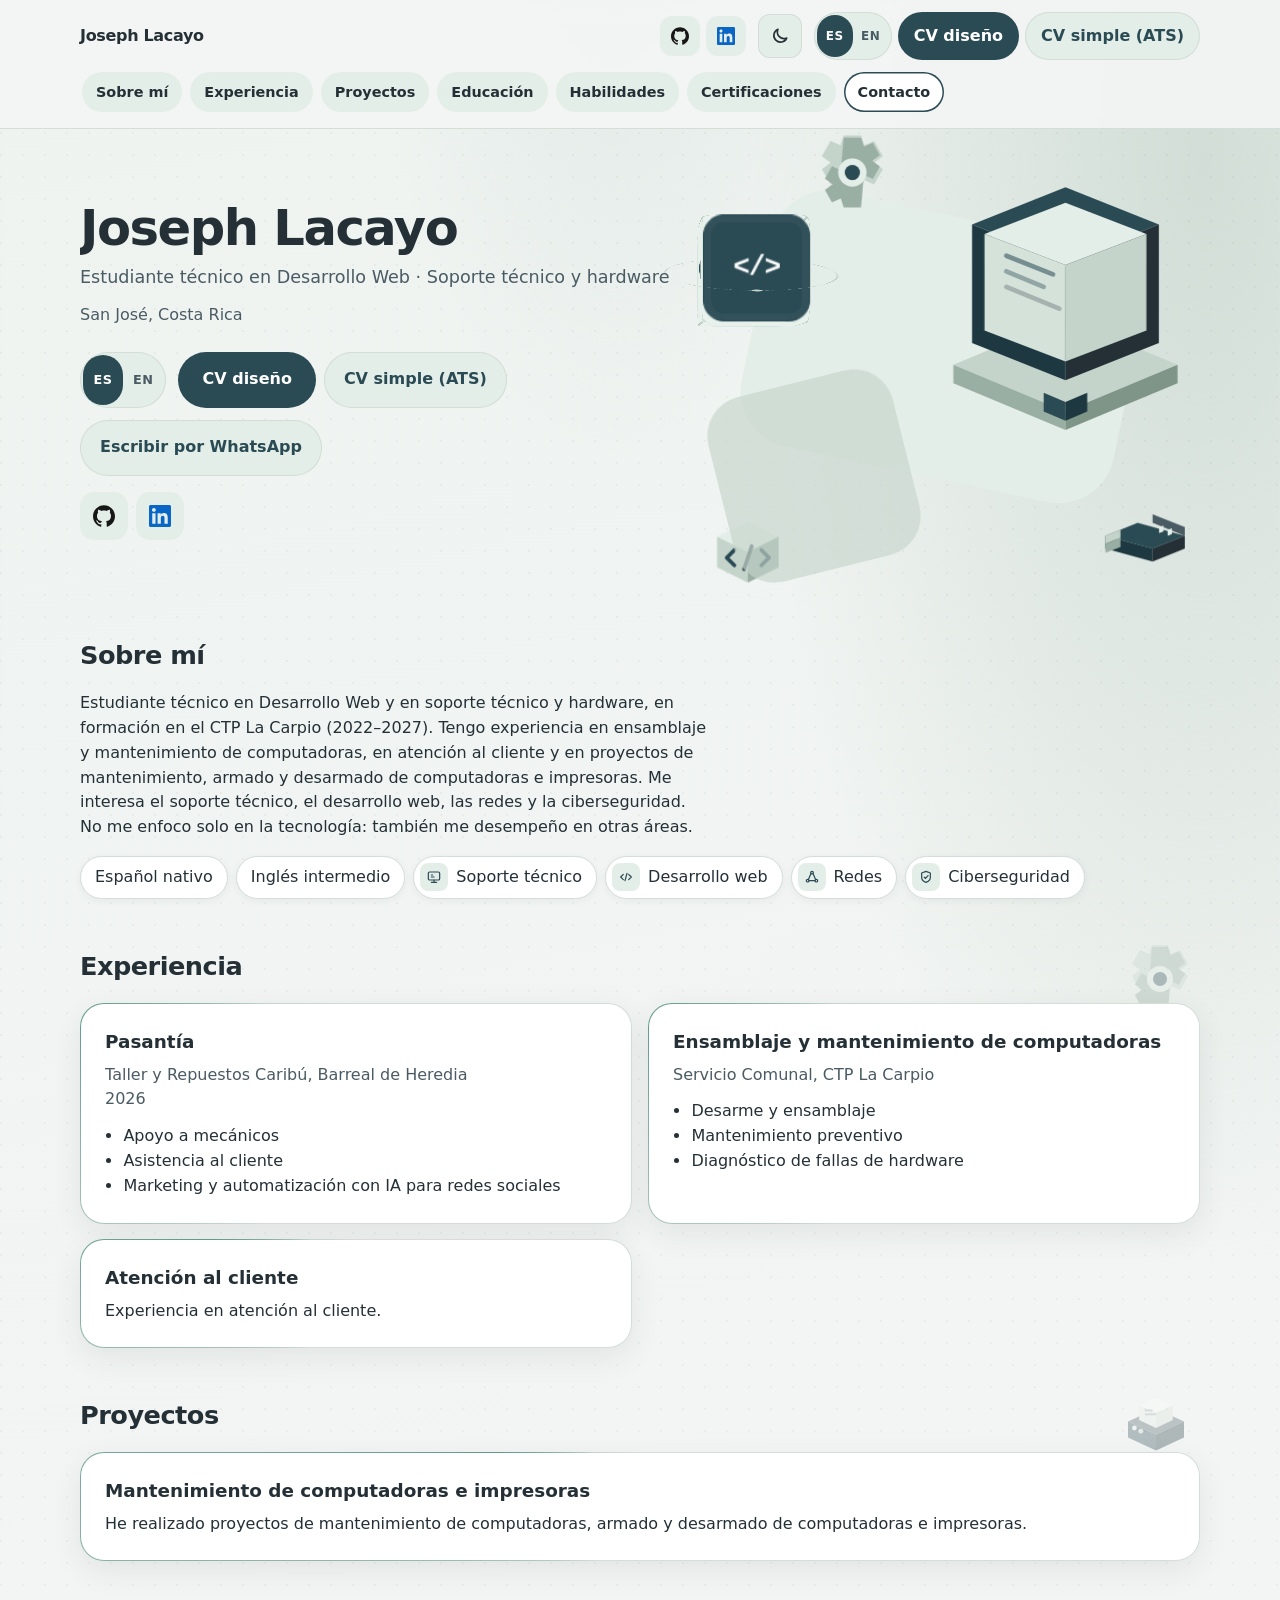
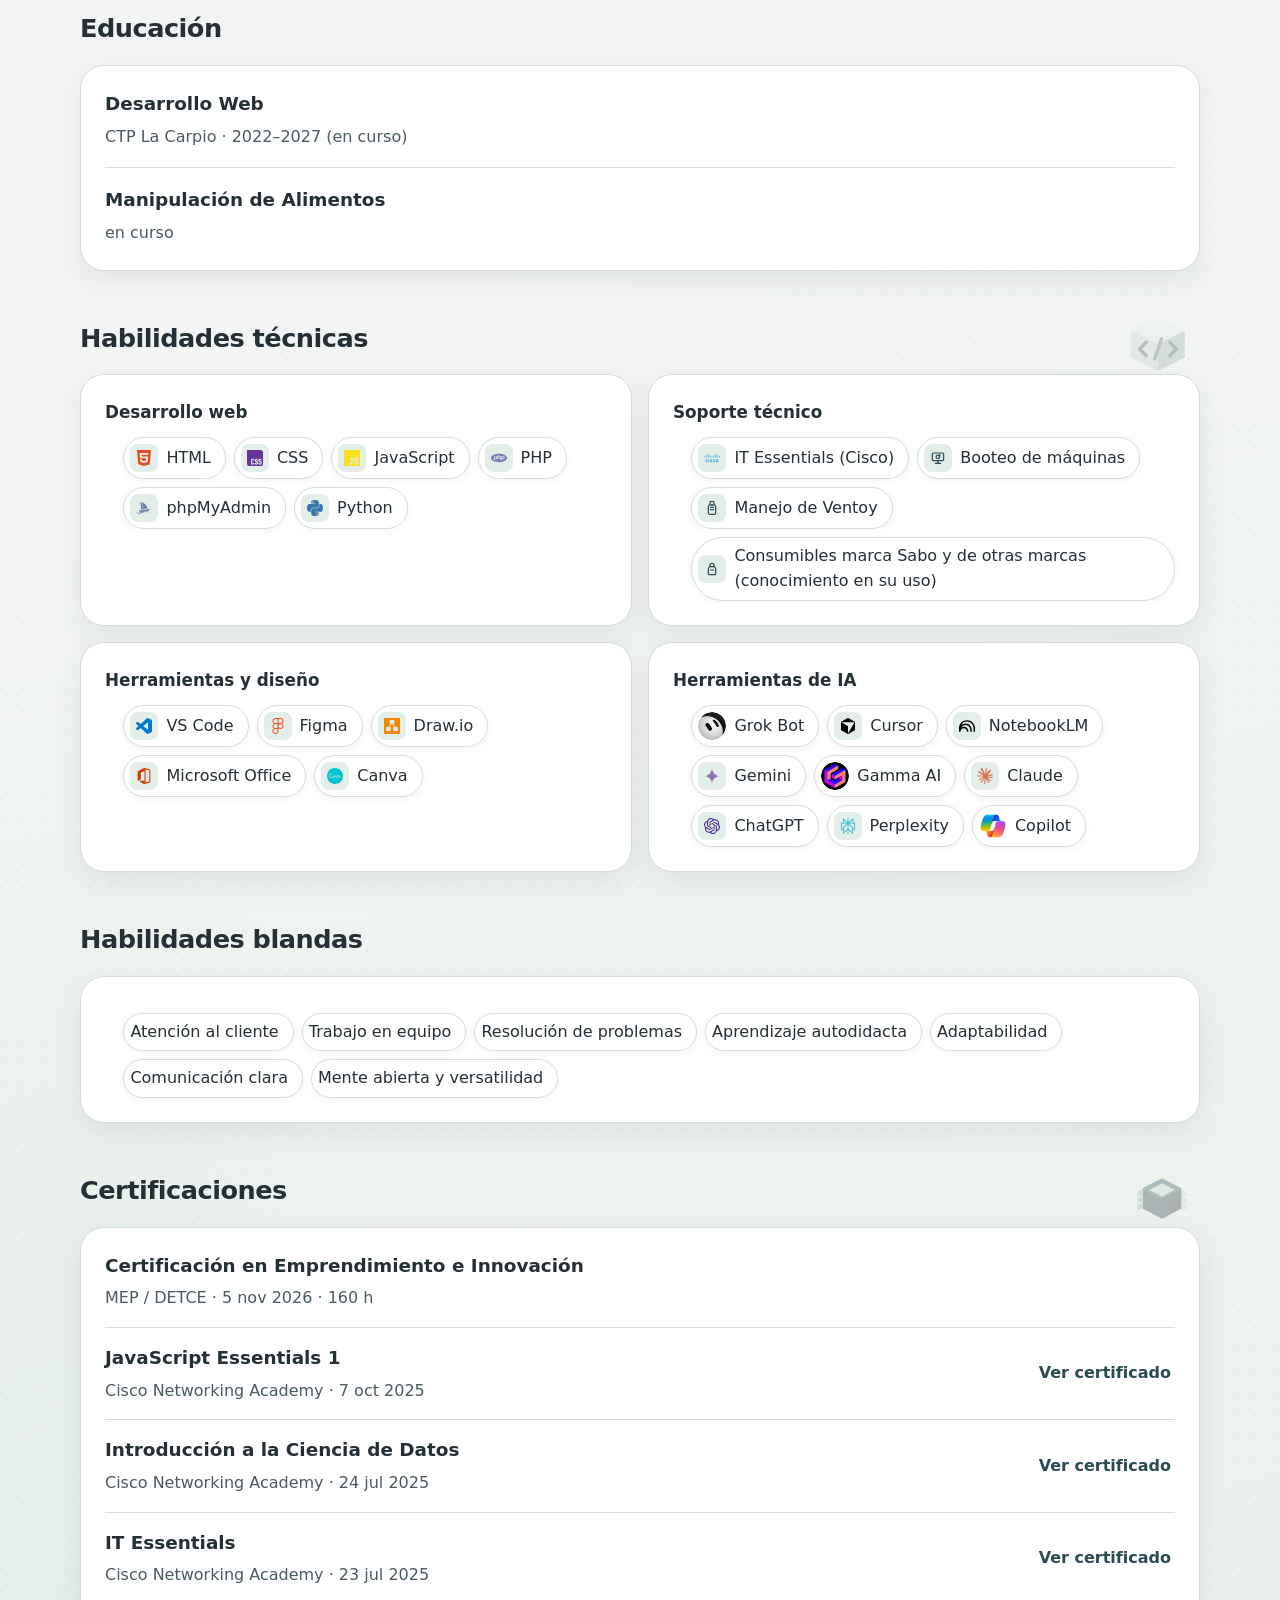
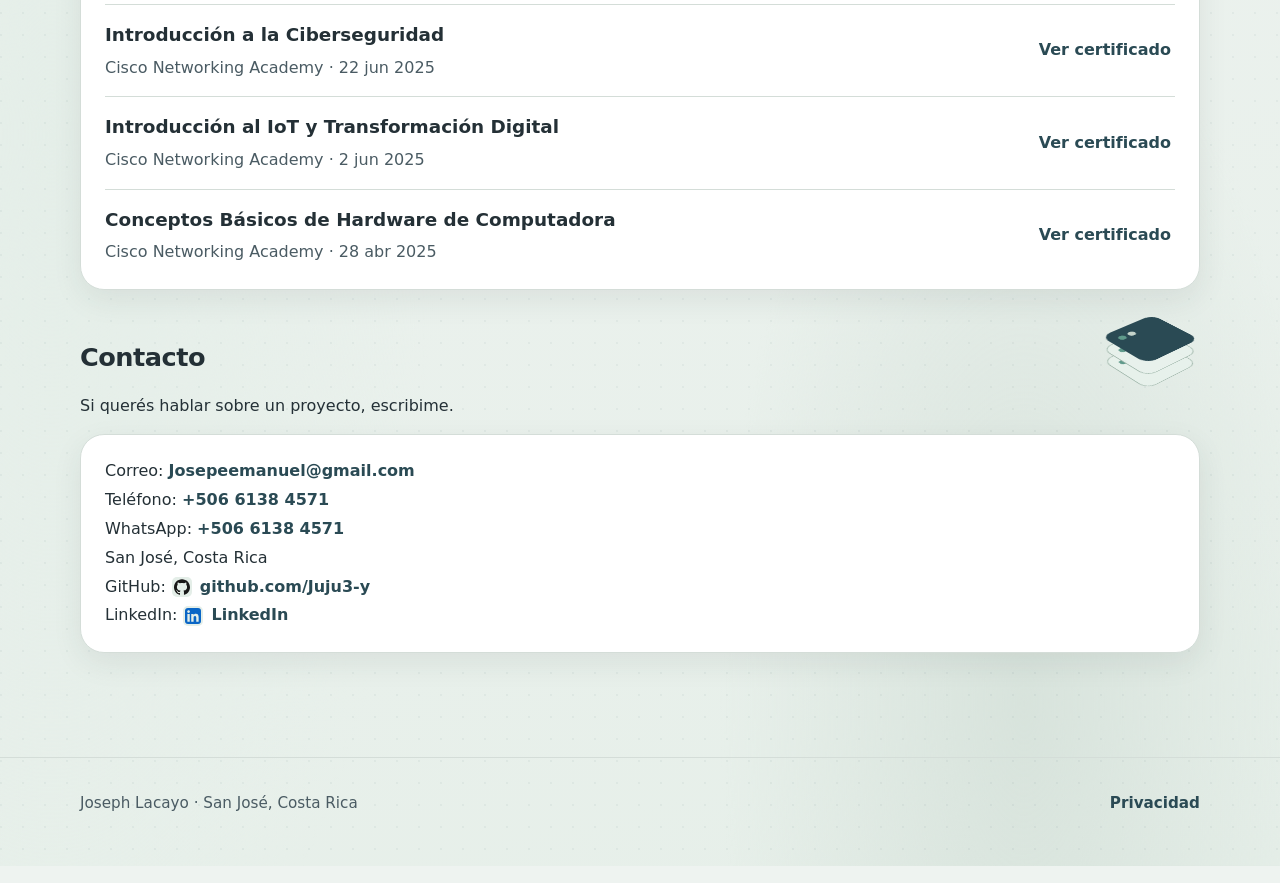
<file: index.html>
<!DOCTYPE html>
<html lang="es-CR">
  <head>
    <meta charset="utf-8" />
    <meta name="viewport" content="width=device-width, initial-scale=1" />
    <title>Joseph Lacayo · Desarrollo Web y soporte técnico</title>
    <meta name="description" content="Portafolio de Joseph Lacayo, estudiante técnico en Desarrollo Web y soporte técnico en San José, Costa Rica." />
    <meta name="author" content="Joseph Lacayo" />
    <meta name="theme-color" content="#2A4A54" />
    <meta name="color-scheme" content="light dark" />
    <script>
      (function () {
        var t = null;
        try { t = localStorage.getItem("tema"); } catch (e) {}
        if (t !== "oscuro" && t !== "claro") {
          t = window.matchMedia && window.matchMedia("(prefers-color-scheme: dark)").matches ? "oscuro" : "claro";
        }
        document.documentElement.setAttribute("data-tema", t);
      })();
    </script>
    <meta property="og:type" content="website" />
    <meta property="og:title" content="Joseph Lacayo · Desarrollo Web y soporte técnico" />
    <meta property="og:description" content="Portafolio de Joseph Lacayo, estudiante técnico en Desarrollo Web y soporte técnico en San José, Costa Rica." />
    <meta property="og:url" content="https://joseph-lacayo.vercel.app/" />
    <meta property="og:image" content="https://joseph-lacayo.vercel.app/img/og.png" />
    <meta property="og:locale" content="es_CR" />
    <meta name="twitter:card" content="summary_large_image" />
    <meta name="twitter:title" content="Joseph Lacayo · Desarrollo Web y soporte técnico" />
    <meta name="twitter:description" content="Portafolio de Joseph Lacayo, estudiante técnico en Desarrollo Web y soporte técnico en San José, Costa Rica." />
    <meta name="twitter:image" content="https://joseph-lacayo.vercel.app/img/og.png" />
    <link rel="canonical" href="https://joseph-lacayo.vercel.app/" />
    <link rel="icon" href="img/favicon.svg" type="image/svg+xml" />
    <link rel="icon" href="img/favicon.png" type="image/png" sizes="32x32" />
    <link rel="apple-touch-icon" href="img/apple-touch.png" />
    <link rel="stylesheet" href="estilos.css" />
  </head>
  <body>
    <a class="saltar" href="#contenido">Saltar al contenido</a>
    <div id="app"></div>
    <p class="aviso" id="aviso" role="status" aria-live="polite"></p>
    <noscript>
      <p>Este portafolio necesita JavaScript para mostrarse y para descargar el CV.</p>
    </noscript>
    <script src="vendor/jspdf.umd.min.js"></script>
    <script type="module" src="app.js"></script>
  </body>
</html>
</file>
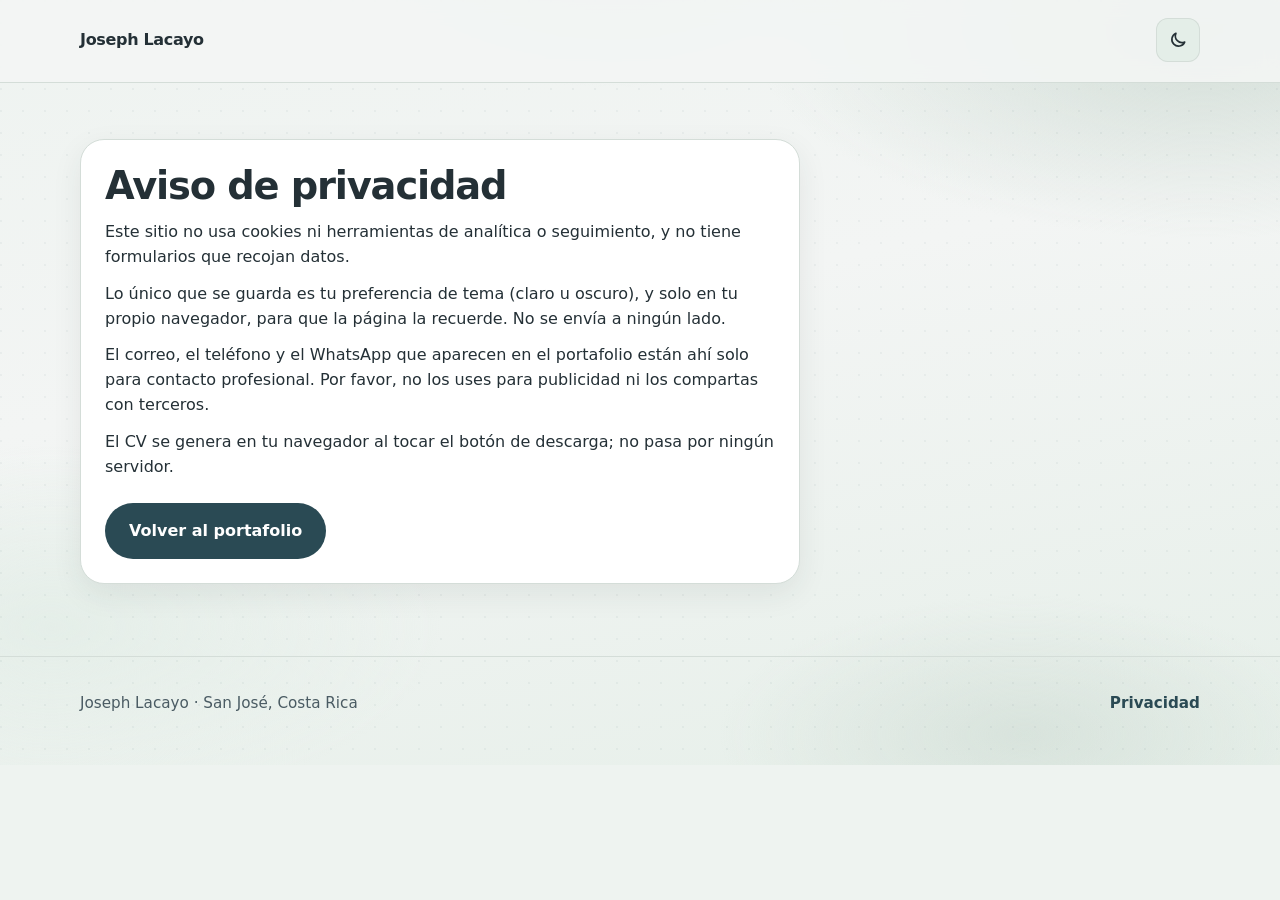
<file: privacidad.html>
<!DOCTYPE html>
<html lang="es-CR">
  <head>
    <meta charset="utf-8" />
    <meta name="viewport" content="width=device-width, initial-scale=1" />
    <title>Privacidad · Joseph Lacayo</title>
    <meta name="description" content="Aviso de privacidad del portafolio de Joseph Lacayo: sin cookies ni analítica." />
    <meta name="author" content="Joseph Lacayo" />
    <meta name="theme-color" content="#2A4A54" />
    <meta name="color-scheme" content="light dark" />
    <script>
      (function () {
        var t = null;
        try { t = localStorage.getItem("tema"); } catch (e) {}
        if (t !== "oscuro" && t !== "claro") {
          t = window.matchMedia && window.matchMedia("(prefers-color-scheme: dark)").matches ? "oscuro" : "claro";
        }
        document.documentElement.setAttribute("data-tema", t);
      })();
    </script>
    <link rel="canonical" href="https://joseph-lacayo.vercel.app/privacidad.html" />
    <link rel="icon" href="/img/favicon.svg" type="image/svg+xml" />
    <link rel="icon" href="/img/favicon.png" type="image/png" sizes="32x32" />
    <link rel="apple-touch-icon" href="/img/apple-touch.png" />
    <link rel="stylesheet" href="/estilos.css" />
  </head>
  <body class="pagina-simple">
    <a class="saltar" href="#contenido">Saltar al contenido</a>
    <header class="barra barra-simple">
      <div class="envoltorio barra-dentro">
        <div class="barra-fila">
          <a class="marca" href="/">Joseph Lacayo</a>
          <button class="btn-tema" type="button" aria-label="Modo oscuro" aria-pressed="false"><svg class="ico-luna" viewBox="0 0 24 24" fill="none" stroke="currentColor" stroke-width="2" stroke-linecap="round" stroke-linejoin="round" aria-hidden="true"><path d="M20 14.5A8 8 0 0 1 9.5 4a8 8 0 1 0 10.5 10.5Z"/></svg><svg class="ico-sol" viewBox="0 0 24 24" fill="none" stroke="currentColor" stroke-width="2" stroke-linecap="round" aria-hidden="true"><circle cx="12" cy="12" r="4.2"/><path d="M12 2.5v2.2M12 19.3v2.2M2.5 12h2.2M19.3 12h2.2M5.3 5.3l1.6 1.6M17.1 17.1l1.6 1.6M5.3 18.7l1.6-1.6M17.1 6.9l1.6-1.6"/></svg></button>
        </div>
      </div>
    </header>
    <main id="contenido" class="envoltorio">
      <article class="tarjeta">
        <h1>Aviso de privacidad</h1>
        <p>Este sitio no usa cookies ni herramientas de analítica o seguimiento, y no tiene formularios que recojan datos.</p>
        <p>Lo único que se guarda es tu preferencia de tema (claro u oscuro), y solo en tu propio navegador, para que la página la recuerde. No se envía a ningún lado.</p>
        <p>El correo, el teléfono y el WhatsApp que aparecen en el portafolio están ahí solo para contacto profesional. Por favor, no los uses para publicidad ni los compartas con terceros.</p>
        <p>El CV se genera en tu navegador al tocar el botón de descarga; no pasa por ningún servidor.</p>
        <div class="acciones">
          <a class="btn btn-principal" href="/">Volver al portafolio</a>
        </div>
      </article>
    </main>
    <footer class="pie">
      <div class="envoltorio pie-dentro">
        <span>Joseph Lacayo · San José, Costa Rica</span>
        <a href="/privacidad.html">Privacidad</a>
      </div>
    </footer>
    <script src="/tema.js"></script>
  </body>
</html>
</file>
<file: estilos.css>
/* ===== Tokens de diseño ===== */
:root {
  color-scheme: light;
  /* color */
  --fondo: #eef3f0;
  --fondo-2: #f3f5f4;
  --fondo-3: #e6efe9;
  --superficie: #ffffff;
  --barra-fondo: rgba(243, 245, 244, 0.9);
  --menta: #e4eee8;
  --salvia: #c5d4cb;
  --acento: #2a4a54;
  --acento-hover: #1d3840;
  --sobre-acento: #ffffff;
  --tinta: #243036;
  --suave: #4a5b63;
  --borde: #d4ddd8;
  --enlace: #2a4a54;
  --enlace-hover: #1d3840;
  --foco: #2a4a54;
  --icono-fondo: #e4eee8;
  --icono-fondo-hover: #c5d4cb;
  --punto: rgba(42, 74, 84, 0.05);
  --blob-1: rgba(197, 212, 203, 0.7);
  --blob-2: rgba(228, 238, 232, 0.95);
  --blob-3: rgba(197, 212, 203, 0.45);
  --blob-4: rgba(220, 230, 226, 0.8);
  --forma-1: #e4eee8;
  --forma-2: #c5d4cb;
  --brillo-borde: #5f9a8b;
  --brillo-luz: rgba(255, 255, 255, 0.55);
  --cara: rgba(232, 241, 236, 0.96);
  --cara-borde: #9fb6aa;
  --cara-texto: #2a4a54;
  --deco-opacidad: 1;
  /* sombras */
  --sombra-s: 0 2px 8px rgba(36, 48, 54, 0.05);
  --sombra-m: 0 10px 30px rgba(36, 48, 54, 0.08);
  --sombra-l: 0 22px 50px rgba(36, 48, 54, 0.14);
  /* radios */
  --radio: 24px;
  --radio-m: 16px;
  --radio-s: 12px;
  --pill: 999px;
  /* espaciado */
  --e-1: 4px;
  --e-2: 8px;
  --e-3: 12px;
  --e-4: 16px;
  --e-5: 24px;
  --e-6: 32px;
  --e-7: 48px;
  /* controles */
  --alto-btn: 48px;
  --alto-btn-l: 56px;
  --alto-nav: 40px;
  /* movimiento */
  --rapido: 160ms;
  --medio: 320ms;
  --lento: 700ms;
  --curva: cubic-bezier(0.22, 1, 0.36, 1);
  /* layout */
  --medida: 1120px;
  --tipo: "Segoe UI", system-ui, -apple-system, "Helvetica Neue", Arial, sans-serif;
  --barra-hueco: 148px;
}

:root[data-tema="oscuro"] {
  color-scheme: dark;
  --fondo: #11191c;
  --fondo-2: #141e21;
  --fondo-3: #0f1b1b;
  --superficie: #1a2529;
  --barra-fondo: rgba(20, 30, 33, 0.88);
  --menta: #22343a;
  --salvia: #2e464d;
  --acento: #a6d5c8;
  --acento-hover: #c4e7dd;
  --sobre-acento: #10242a;
  --tinta: #e4ece8;
  --suave: #a9bbb4;
  --borde: #2d3d42;
  --enlace: #a6d5c8;
  --enlace-hover: #c4e7dd;
  --foco: #b5e3d6;
  --icono-fondo: #dce8e2;
  --icono-fondo-hover: #f0f6f3;
  --punto: rgba(166, 213, 200, 0.06);
  --blob-1: rgba(78, 122, 112, 0.28);
  --blob-2: rgba(46, 70, 77, 0.45);
  --blob-3: rgba(90, 140, 128, 0.18);
  --blob-4: rgba(60, 96, 92, 0.3);
  --forma-1: #1d2c30;
  --forma-2: #24383d;
  --brillo-borde: #a6d5c8;
  --brillo-luz: rgba(166, 213, 200, 0.12);
  --cara: rgba(34, 52, 58, 0.92);
  --cara-borde: #4a6a70;
  --cara-texto: #b9e2d6;
  --deco-opacidad: 0.92;
  --sombra-s: 0 2px 8px rgba(0, 0, 0, 0.25);
  --sombra-m: 0 12px 32px rgba(0, 0, 0, 0.32);
  --sombra-l: 0 24px 56px rgba(0, 0, 0, 0.45);
}

*,
*::before,
*::after { box-sizing: border-box; }

html {
  scroll-behavior: smooth;
  scroll-padding-top: var(--barra-hueco);
  background: var(--fondo);
}

body {
  margin: 0;
  overflow-x: hidden;
  font-family: var(--tipo);
  color: var(--tinta);
  background-color: var(--fondo);
  background-image:
    radial-gradient(circle at 1px 1px, var(--punto) 1.1px, transparent 0),
    radial-gradient(ellipse 52% 40% at 94% 4%, var(--blob-1) 0%, transparent 68%),
    radial-gradient(ellipse 46% 36% at 4% 82%, var(--blob-2) 0%, transparent 66%),
    radial-gradient(ellipse 34% 26% at 80% 96%, var(--blob-3) 0%, transparent 70%),
    radial-gradient(ellipse 28% 22% at 48% -4%, var(--blob-4) 0%, transparent 70%),
    linear-gradient(168deg, var(--fondo) 0%, var(--fondo-2) 42%, var(--fondo-3) 100%);
  background-size: 22px 22px, auto, auto, auto, auto, auto;
  line-height: 1.55;
}

img { max-width: 100%; display: block; }

a {
  color: var(--enlace);
  text-underline-offset: 3px;
  transition: color var(--rapido) ease;
}
a:hover { color: var(--enlace-hover); }

:focus-visible {
  outline: 3px solid var(--foco);
  outline-offset: 3px;
  border-radius: 6px;
}

.btn:focus-visible,
.nav a:focus-visible,
.red-enlace:focus-visible,
.btn-tema:focus-visible,
.selector-idioma button:focus-visible {
  outline: 3px solid var(--foco);
  outline-offset: 3px;
  border-radius: inherit;
}

.saltar {
  position: absolute;
  left: var(--e-3);
  top: -80px;
  z-index: 20;
  background: var(--acento);
  color: var(--sobre-acento);
  padding: var(--e-2) var(--e-4);
  border-radius: var(--pill);
}
.saltar:focus { top: var(--e-3); color: var(--sobre-acento); }

.aviso {
  position: absolute;
  width: 1px;
  height: 1px;
  overflow: hidden;
  clip: rect(0 0 0 0);
}

.envoltorio {
  width: min(100% - 32px, var(--medida));
  margin-inline: auto;
}

/* ===== Barra ===== */
.barra {
  position: sticky;
  top: 0;
  z-index: 10;
  background: var(--barra-fondo);
  backdrop-filter: blur(10px);
  border-bottom: 1px solid var(--borde);
}

.barra-dentro {
  display: flex;
  flex-direction: column;
  align-items: stretch;
  gap: var(--e-1);
  padding: var(--e-2) 0 10px;
  min-width: 0;
}

.barra-fila {
  display: flex;
  align-items: center;
  gap: var(--e-3);
  min-height: 56px;
  min-width: 0;
}

.barra .grupo-cv { flex-shrink: 0; }
.barra .btn-cv { min-height: var(--alto-btn); padding: 0 var(--e-4); }

.grupo-cv {
  display: flex;
  flex-wrap: wrap;
  align-items: center;
  gap: var(--e-2);
}
.grupo-cv-barra { flex-wrap: nowrap; gap: 6px; }

.bloque-cv {
  display: flex;
  flex-wrap: wrap;
  align-items: center;
  gap: var(--e-3);
}
.bloque-cv-barra {
  flex-wrap: nowrap;
  flex-shrink: 0;
  gap: 6px;
}

.selector-idioma {
  display: inline-flex;
  align-items: stretch;
  flex-shrink: 0;
  padding: 3px;
  border-radius: var(--pill);
  background: var(--menta);
  box-shadow: inset 0 0 0 1px var(--borde);
}
.selector-idioma button {
  display: inline-flex;
  align-items: center;
  justify-content: center;
  min-width: 40px;
  min-height: calc(var(--alto-btn-l) - 6px);
  padding: 0 10px;
  border: 0;
  border-radius: var(--pill);
  background: transparent;
  color: var(--suave);
  font: inherit;
  font-size: 0.8rem;
  font-weight: 700;
  letter-spacing: 0.04em;
  cursor: pointer;
  transition: background-color var(--rapido) ease, color var(--rapido) ease;
}
.selector-idioma-barra button {
  min-width: 36px;
  min-height: calc(var(--alto-btn) - 6px);
  padding: 0 8px;
  font-size: 0.75rem;
}
.selector-idioma button:hover { color: var(--tinta); }
.selector-idioma button[aria-pressed="true"] {
  background: var(--acento);
  color: var(--sobre-acento);
}
.selector-idioma button:active { scale: 0.97; }
.selector-idioma button:focus-visible {
  outline: 3px solid var(--foco);
  outline-offset: 2px;
  border-radius: inherit;
}

.marca {
  margin-right: auto;
  color: var(--tinta);
  text-decoration: none;
  font-weight: 700;
  letter-spacing: -0.02em;
  white-space: nowrap;
  border-radius: 6px;
}
.marca:hover { color: var(--enlace); }

.nav {
  display: flex;
  flex-wrap: nowrap;
  align-items: center;
  gap: var(--e-2);
  min-width: 0;
  padding: var(--e-1) 2px 6px;
  overflow-x: auto;
  overscroll-behavior-x: contain;
  scrollbar-width: thin;
  scrollbar-color: var(--salvia) transparent;
}

.nav a {
  display: inline-flex;
  align-items: center;
  justify-content: center;
  flex: 0 0 auto;
  min-height: var(--alto-nav);
  padding: 0 14px;
  border-radius: var(--pill);
  background: var(--menta);
  color: var(--tinta);
  text-decoration: none;
  font-size: 0.9rem;
  font-weight: 600;
  white-space: nowrap;
  box-shadow: inset 0 0 0 1px transparent;
  transition: background-color var(--rapido) ease, color var(--rapido) ease, box-shadow var(--rapido) ease, scale var(--rapido) ease;
}
.nav a:hover { background: var(--salvia); color: var(--tinta); }
.nav a:active { scale: 0.96; }
.nav a.activa,
.nav a[aria-current="true"] {
  background: var(--superficie);
  color: var(--tinta);
  box-shadow: inset 0 0 0 1.5px var(--acento);
}

/* ===== Botones ===== */
.btn {
  position: relative;
  display: inline-flex;
  align-items: center;
  justify-content: center;
  gap: var(--e-2);
  min-height: var(--alto-btn);
  padding: 0 20px;
  border: 0;
  border-radius: var(--pill);
  font: inherit;
  font-weight: 600;
  text-decoration: none;
  cursor: pointer;
  transition: background-color var(--rapido) ease, color var(--rapido) ease, box-shadow var(--medio) var(--curva), translate var(--medio) var(--curva), scale var(--rapido) ease, opacity var(--rapido) ease;
}
.btn:hover { translate: 0 -2px; box-shadow: var(--sombra-m); }
.btn:active { translate: 0 0; scale: 0.97; box-shadow: var(--sombra-s); }

.btn-principal,
.btn-cv {
  min-height: var(--alto-btn-l);
  padding: 0 var(--e-5);
  background: var(--acento);
  color: var(--sobre-acento);
}
.btn-principal:hover,
.btn-cv:hover { background: var(--acento-hover); color: var(--sobre-acento); }

.btn-secundario,
.barra .btn-cv-alt {
  background: var(--menta);
  color: var(--enlace);
  box-shadow: inset 0 0 0 1px var(--borde);
}
.btn-secundario:hover,
.barra .btn-cv-alt:hover {
  background: var(--salvia);
  color: var(--tinta);
  box-shadow: inset 0 0 0 1px var(--borde), var(--sombra-m);
}

.btn:disabled,
.btn[aria-disabled="true"] {
  cursor: not-allowed;
  opacity: 0.6;
  translate: 0 0;
  scale: 1;
  box-shadow: none;
}
.btn[aria-busy="true"] { cursor: progress; opacity: 0.85; }
.btn[aria-busy="true"]:not(.cargando) { opacity: 0.6; }

.spinner {
  width: 1em;
  height: 1em;
  flex-shrink: 0;
  border: 2px solid currentColor;
  border-right-color: transparent;
  border-radius: 50%;
  animation: girar 0.7s linear infinite;
}

.btn-tema {
  display: inline-grid;
  place-items: center;
  flex-shrink: 0;
  width: 44px;
  height: 44px;
  padding: 0;
  border: 0;
  border-radius: var(--radio-s);
  background: var(--menta);
  color: var(--tinta);
  cursor: pointer;
  box-shadow: inset 0 0 0 1px var(--borde);
  transition: background-color var(--rapido) ease, scale var(--rapido) ease, rotate var(--medio) var(--curva);
}
.btn-tema:hover { background: var(--salvia); }
.btn-tema:active { scale: 0.94; }
.btn-tema svg { width: 20px; height: 20px; }
.btn-tema .ico-sol { display: none; }
:root[data-tema="oscuro"] .btn-tema .ico-luna { display: none; }
:root[data-tema="oscuro"] .btn-tema .ico-sol { display: block; }

.corto { display: none; }

main { padding-bottom: 72px; }

/* ===== Hero ===== */
.hero {
  position: relative;
  isolation: isolate;
  display: grid;
  align-content: center;
  min-height: 280px;
  padding: var(--e-7) 0 56px;
  overflow: hidden;
}

.hero-texto { position: relative; z-index: 1; max-width: 38rem; }

.hero::before,
.hero::after {
  content: "";
  position: absolute;
  z-index: 0;
  pointer-events: none;
  translate: calc(var(--px, 0) * -10px) calc(var(--py, 0) * -8px);
  transition: translate 0.4s var(--curva);
}
.hero::before {
  width: min(340px, 55vw);
  height: 230px;
  right: 2%;
  top: 18%;
  border-radius: 56px;
  background: var(--forma-1);
  transform: rotate(12deg);
}
.hero::after {
  width: min(170px, 32vw);
  height: 170px;
  right: 22%;
  bottom: 10%;
  border-radius: 40px;
  background: var(--forma-2);
  opacity: 0.65;
  transform: rotate(-14deg);
}

.hero h1 {
  margin: 0 0 var(--e-2);
  font-size: clamp(2rem, 5vw, 3.1rem);
  line-height: 1.1;
  letter-spacing: -0.03em;
}

.titulo { margin: 0 0 var(--e-3); color: var(--suave); font-size: 1.1rem; }
.ciudad { margin: 0 0 var(--e-5); color: var(--suave); }

.acciones { display: flex; flex-wrap: wrap; align-items: center; gap: var(--e-3); }
.acciones .btn { min-height: var(--alto-btn-l); }

/* ===== Secciones ===== */
section {
  position: relative;
  padding: var(--e-4) 0 var(--e-6);
  scroll-margin-top: var(--barra-hueco);
}

#experiencia h2,
#proyectos h2,
#habilidades h2,
#certificaciones h2,
#contacto h2 {
  position: relative;
  z-index: 1;
  padding-right: 96px;
}

section h2 { margin: 0 0 var(--e-4); font-size: 1.6rem; letter-spacing: -0.02em; }

.lead { margin: 0 0 var(--e-4); max-width: 62ch; }

.metas {
  display: flex;
  flex-wrap: wrap;
  gap: var(--e-2);
  margin: 0;
  padding: 0;
  list-style: none;
}

.metas li,
.chip {
  display: inline-flex;
  align-items: center;
  gap: var(--e-2);
  max-width: 100%;
  background: var(--superficie);
  border: 1px solid var(--borde);
  border-radius: var(--pill);
  padding: 6px 14px 6px 6px;
  box-shadow: var(--sombra-s);
}
.metas li:not(.chip) { padding: var(--e-2) 14px; }

.chip-icono {
  display: grid;
  place-items: center;
  width: 28px;
  height: 28px;
  flex-shrink: 0;
  border-radius: var(--e-2);
  background: var(--icono-fondo);
}
.chip-icono img { width: 16px; height: 16px; object-fit: contain; }
.chip-texto { overflow-wrap: anywhere; }

.chip-foto { overflow: hidden; padding: 0; background: transparent; border-radius: 50%; }
.chip-foto img { width: 28px; height: 28px; object-fit: cover; border-radius: 50%; }

.rejilla { display: grid; gap: var(--e-4); }

.tarjeta {
  position: relative;
  background: var(--superficie);
  border: 1px solid var(--borde);
  border-radius: var(--radio);
  padding: var(--e-5);
  box-shadow: var(--sombra-m);
  transition: box-shadow var(--medio) var(--curva), border-color var(--medio) ease;
}
.tarjeta h3 { margin: 0 0 6px; font-size: 1.15rem; }
.lugar, .fecha { margin: 0; color: var(--suave); }
.tarjeta ul { margin: var(--e-3) 0 0; padding-left: 1.15rem; }
.tarjeta p { margin: 0; }
.tarjeta .bloque + .bloque { margin-top: 18px; padding-top: 18px; border-top: 1px solid var(--borde); }

.grupos { display: grid; gap: var(--e-4); }
.grupos h3 { margin: 0 0 10px; font-size: 1.05rem; }

.chips {
  display: flex;
  flex-wrap: wrap;
  gap: var(--e-2);
  margin: 0;
  padding: 0;
  list-style: none;
}

.cert {
  display: flex;
  flex-wrap: wrap;
  justify-content: space-between;
  gap: var(--e-2) var(--e-4);
  align-items: center;
}
.cert + .cert { margin-top: var(--e-4); padding-top: var(--e-4); border-top: 1px solid var(--borde); }

.enlace-cert {
  display: inline-flex;
  align-items: center;
  min-height: var(--alto-btn);
  padding: 0 var(--e-1);
  font-weight: 600;
  text-decoration: none;
}
.enlace-cert:hover { text-decoration: underline; }
.enlace-cert:active { opacity: 0.75; }

.contacto-lista { display: grid; gap: var(--e-1); overflow-wrap: anywhere; }
.contacto-lista a { font-weight: 600; text-decoration: none; }
.contacto-lista a:hover { text-decoration: underline; }
.contacto-red { display: flex; align-items: center; flex-wrap: wrap; gap: 6px; }
.contacto-red a { display: inline-flex; align-items: center; gap: var(--e-2); }
.icono-contacto {
  width: 20px;
  height: 20px;
  padding: 2px;
  border-radius: 5px;
  background: var(--icono-fondo);
}

.redes { display: flex; flex-wrap: wrap; gap: var(--e-2); margin: var(--e-4) 0 0; }

.red-enlace {
  display: inline-flex;
  align-items: center;
  justify-content: center;
  width: 48px;
  height: 48px;
  border-radius: 14px;
  background: var(--icono-fondo);
  color: var(--tinta);
  transition: background-color var(--rapido) ease, translate var(--medio) var(--curva), box-shadow var(--medio) var(--curva), scale var(--rapido) ease;
}
.red-enlace:hover { background: var(--icono-fondo-hover); translate: 0 -2px; box-shadow: var(--sombra-m); }
.red-enlace:active { translate: 0 0; scale: 0.95; }
.red-enlace img { width: 22px; height: 22px; }

.barra-redes { display: none; align-items: center; gap: 6px; }
.red-enlace-barra { width: 40px; height: 40px; border-radius: var(--radio-s); }
.red-enlace-barra img { width: 18px; height: 18px; }

/* ===== Pie ===== */
.pie {
  padding: var(--e-5) 0 40px;
  color: var(--suave);
  border-top: 1px solid var(--borde);
  font-size: 0.95rem;
}
.pie-dentro {
  display: flex;
  flex-wrap: wrap;
  justify-content: space-between;
  align-items: center;
  gap: var(--e-2) var(--e-4);
}
.pie a {
  display: inline-flex;
  align-items: center;
  min-height: 44px;
  font-weight: 600;
  text-decoration: none;
}
.pie a:hover { text-decoration: underline; }

/* ===== Páginas simples (404, privacidad) ===== */
.pagina-simple main { padding: 56px 0 72px; }
.pagina-simple .tarjeta { max-width: 720px; }
.pagina-simple h1 { margin: 0 0 var(--e-3); font-size: clamp(1.8rem, 4vw, 2.4rem); letter-spacing: -0.03em; line-height: 1.15; }
.pagina-simple .tarjeta p + p { margin-top: var(--e-3); }
.pagina-simple .acciones { margin-top: var(--e-5); }
.codigo-error {
  margin: 0 0 var(--e-2);
  font-size: clamp(4rem, 14vw, 7rem);
  font-weight: 800;
  line-height: 1;
  letter-spacing: -0.05em;
  color: var(--acento);
}
.barra-simple .barra-fila { min-height: 64px; }

/* ===== Responsive ===== */
@media (min-width: 961px) {
  .hero { min-height: 400px; padding: 72px 0 80px; }
  .hero::before { width: 380px; height: 260px; right: 6%; }
  .hero::after { width: 190px; height: 190px; right: 26%; }
  .rejilla { grid-template-columns: 1fr 1fr; }
  .rejilla.una { grid-template-columns: 1fr; }
  .grupos { grid-template-columns: 1fr 1fr; }
  .barra-redes { display: flex; }
  :root { --barra-hueco: 148px; }
  .nav { flex-wrap: nowrap; overflow: visible; justify-content: flex-start; }
}

@media (max-width: 960px) {
  .hero { min-height: 0; padding: 36px 0 44px; }
  .hero::before { width: 200px; height: 150px; right: -48px; top: -24px; opacity: 0.8; }
  .hero::after { width: 110px; height: 110px; right: 24px; bottom: -20px; opacity: 0.5; }
  section { padding: 28px 0 var(--e-6); }
  :root { --barra-hueco: 196px; }
  .nav { flex-wrap: wrap; overflow-x: visible; }
  .grupo-cv-barra .largo { display: none; }
  .grupo-cv-barra .corto { display: inline; }
  .barra .btn-cv { padding: 0 var(--e-3); }
  .bloque-cv-barra .selector-idioma button {
    min-width: 32px;
    padding: 0 6px;
  }
}

@media (max-width: 600px) {
  #experiencia h2,
  #proyectos h2,
  #habilidades h2,
  #certificaciones h2,
  #contacto h2 { padding-right: 0; }
  :root { --barra-hueco: 140px; }
  .marca { font-size: 0.95rem; }
  .barra-fila { gap: 6px; min-height: 52px; }
  .barra .btn-cv { min-height: var(--alto-btn); padding: 0 9px; font-size: 0.86rem; }
  .grupo-cv-barra { gap: var(--e-1); }
  .bloque-cv-barra { gap: 4px; }
  .barra .selector-idioma { padding: 2px; }
  .barra .selector-idioma button {
    min-width: 28px;
    min-height: calc(var(--alto-btn) - 8px);
    padding: 0 5px;
    font-size: 0.7rem;
  }
  .btn-tema { width: 44px; height: 44px; }
  .nav {
    flex-wrap: nowrap;
    overflow-x: auto;
    margin-inline: -16px;
    padding-inline: 16px;
    padding-block: var(--e-1) var(--e-2);
  }
  .nav a { min-height: var(--alto-nav); padding: 0 var(--e-3); font-size: 0.85rem; }
}

@media (max-width: 360px) {
  .marca { font-size: 0.9rem; }
  .barra .btn-cv { padding: 0 8px; font-size: 0.82rem; }
  .barra .selector-idioma button { min-width: 26px; padding: 0 4px; font-size: 0.68rem; }
  .btn-tema { width: 44px; height: 44px; }
}

/* ===== Figuras decorativas 3D / isométricas ===== */
.decor-capa {
  position: absolute;
  inset: 0;
  z-index: 0;
  pointer-events: none;
  overflow: hidden;
  perspective: 1100px;
}

.escena3d {
  position: absolute;
  inset: 0;
  transform-style: preserve-3d;
  transform: rotateX(calc(var(--py, 0) * -7deg)) rotateY(calc(var(--px, 0) * 9deg));
  transition: transform 0.5s var(--curva);
}

.deco { position: absolute; pointer-events: none; opacity: var(--deco-opacidad); }
.deco svg { display: block; width: 100%; height: auto; }
:root[data-tema="oscuro"] .deco svg { filter: drop-shadow(0 10px 18px rgba(0, 0, 0, 0.35)) brightness(1.05); }

.escena3d .deco { translate: 0 0 var(--z, 0px); }

.hero-decor .deco-monitor {
  --z: 40px;
  width: min(300px, 38%);
  right: 0;
  top: 12%;
  animation: deco-flotar 7s ease-in-out infinite;
}
.hero-decor .deco-engranaje {
  --z: 90px;
  width: min(80px, 12%);
  right: 29%;
  top: 4%;
  animation: deco-flotar 8s ease-in-out 0.6s infinite;
}
.hero-decor .deco-engranaje svg { transform-origin: 50% 50%; animation: deco-giro 22s linear infinite; }
.hero-decor .deco-usb {
  --z: 120px;
  width: min(86px, 13%);
  right: 6%;
  bottom: 14%;
  animation: deco-flotar 6.5s ease-in-out 1s infinite;
}
.hero-decor .deco-codigo {
  --z: 70px;
  width: min(90px, 13%);
  right: 37%;
  bottom: 8%;
  animation: deco-flotar 7.5s ease-in-out 0.3s infinite;
}

/* Cubo 3D real */
.cubo3d {
  --t: 92px;
  --z: 110px;
  position: absolute;
  right: 37%;
  top: 22%;
  width: var(--t);
  height: var(--t);
  transform-style: preserve-3d;
  animation: deco-flotar 9s ease-in-out 0.4s infinite;
}
.cubo-giro {
  position: absolute;
  inset: 0;
  transform-style: preserve-3d;
  animation: cubo-girar 20s linear infinite;
  will-change: transform;
}
.cara {
  position: absolute;
  inset: 0;
  display: grid;
  place-items: center;
  border-radius: 18px;
  background: var(--cara);
  border: 1.5px solid var(--cara-borde);
  color: var(--cara-texto);
  font: 800 calc(var(--t) * 0.26) / 1 ui-monospace, "Cascadia Code", Consolas, monospace;
  letter-spacing: -0.04em;
  box-shadow: inset 0 0 0 6px rgba(255, 255, 255, 0.04);
}
.cara-frente { transform: translateZ(calc(var(--t) / 2)); background: var(--acento); color: var(--sobre-acento); border-color: var(--acento); }
.cara-atras { transform: rotateY(180deg) translateZ(calc(var(--t) / 2)); }
.cara-der { transform: rotateY(90deg) translateZ(calc(var(--t) / 2)); }
.cara-izq { transform: rotateY(-90deg) translateZ(calc(var(--t) / 2)); }
.cara-arriba {
  transform: rotateX(90deg) translateZ(calc(var(--t) / 2));
  background-image:
    linear-gradient(var(--cara-borde) 2px, transparent 2px),
    linear-gradient(90deg, var(--cara-borde) 2px, transparent 2px);
  background-size: 22% 22%;
  background-position: center;
}
.cara-abajo { transform: rotateX(-90deg) translateZ(calc(var(--t) / 2)); }

.orbita {
  position: absolute;
  inset: -34%;
  border: 1.5px dashed var(--cara-borde);
  border-radius: 50%;
  transform: rotateX(74deg);
  transform-style: preserve-3d;
  animation: orbita-girar 12s linear infinite;
}
.orbita::before,
.orbita::after {
  content: "";
  position: absolute;
  width: 12px;
  height: 12px;
  border-radius: 50%;
  background: var(--brillo-borde);
  top: -6px;
  left: calc(50% - 6px);
}
.orbita::after { top: auto; bottom: -5px; width: 9px; height: 9px; background: var(--salvia); }

/* Pila de capas (servidor) */
.pila3d {
  position: absolute;
  right: 4px;
  top: -6px;
  width: 92px;
  height: 92px;
  perspective: 600px;
  pointer-events: none;
  opacity: var(--deco-opacidad);
}
.pila {
  position: absolute;
  inset: 12px;
  transform-style: preserve-3d;
  transform: rotateX(58deg) rotateZ(-42deg);
  animation: pila-balanceo 10s ease-in-out infinite;
}
.capa {
  position: absolute;
  inset: 0;
  border-radius: 12px;
  background: var(--cara);
  border: 1.5px solid var(--cara-borde);
  transform: translateZ(calc(var(--n) * 14px));
  animation: capa-respira 4s ease-in-out calc(var(--n) * 0.35s) infinite;
}
.capa::before {
  content: "";
  position: absolute;
  left: 14%;
  top: 16%;
  width: 8px;
  height: 8px;
  border-radius: 50%;
  background: var(--brillo-borde);
  box-shadow: 12px 0 0 var(--salvia);
}
.capa:last-child { background: var(--acento); border-color: var(--acento); }

.seccion-decor {
  width: 88px;
  right: 0;
  top: 8px;
  opacity: 0.32;
  animation: deco-3d 9s ease-in-out infinite;
}
#experiencia .seccion-decor { width: 80px; }
#habilidades .seccion-decor { width: 84px; top: 4px; animation-delay: -3s; }
#certificaciones .seccion-decor { width: 76px; animation-delay: -6s; }
#proyectos .seccion-decor { animation-delay: -1.5s; }

/* ===== Tarjetas: tilt 3D, borde animado ===== */
@property --ang {
  syntax: "<angle>";
  inherits: false;
  initial-value: 0deg;
}

.destacada {
  border-color: transparent;
  background:
    linear-gradient(var(--superficie), var(--superficie)) padding-box,
    conic-gradient(from var(--ang), var(--borde) 0deg, var(--borde) 220deg, var(--brillo-borde) 290deg, var(--salvia) 320deg, var(--borde) 360deg) border-box;
  border-width: 1.5px;
  animation: borde-girar 7s linear infinite;
  animation-play-state: paused;
}
.destacada.en-vista { animation-play-state: running; }

.tilt .inclinable {
  transform: perspective(1000px) rotateX(var(--rx, 0deg)) rotateY(var(--ry, 0deg));
  transform-style: preserve-3d;
  transition: transform 0.45s var(--curva), box-shadow var(--medio) var(--curva), opacity var(--lento) var(--curva), translate var(--lento) var(--curva);
}
.tilt .inclinable.moviendo { transition: transform 0.12s linear, box-shadow var(--medio) var(--curva), opacity var(--lento) var(--curva), translate var(--lento) var(--curva); }
.tilt .inclinable > h3,
.tilt .inclinable > .chips,
.tilt .inclinable > ul { transition: transform var(--medio) var(--curva); }
.tilt .inclinable:hover > h3 { transform: translateZ(18px); }
.tilt .inclinable:hover > .chips,
.tilt .inclinable:hover > ul { transform: translateZ(10px); }
.tilt .inclinable:hover { box-shadow: var(--sombra-l); }
.inclinable::after {
  content: "";
  position: absolute;
  inset: 0;
  border-radius: inherit;
  pointer-events: none;
  opacity: 0;
  background: radial-gradient(420px circle at var(--mx, 50%) var(--my, 50%), var(--brillo-luz), transparent 45%);
  transition: opacity var(--medio) ease;
}
.tilt .inclinable:hover::after { opacity: 1; }

/* ===== Revelado al hacer scroll ===== */
.anim .revelar {
  opacity: 0;
  translate: 0 26px;
  transition: opacity var(--lento) var(--curva), translate var(--lento) var(--curva), transform 0.45s var(--curva), box-shadow var(--medio) var(--curva);
  transition-delay: calc(var(--i, 0) * 70ms);
}
.anim .revelar.visible { opacity: 1; translate: 0 0; }

/* ===== Animaciones ===== */
@keyframes deco-flotar {
  0%, 100% { transform: translate3d(0, 0, 0); }
  50% { transform: translate3d(0, -10px, 0); }
}
@keyframes deco-giro { to { transform: rotate(360deg); } }
@keyframes girar { to { transform: rotate(360deg); } }
@keyframes cubo-girar {
  0% { transform: rotateX(-24deg) rotateY(0deg); }
  50% { transform: rotateX(-38deg) rotateY(180deg); }
  100% { transform: rotateX(-24deg) rotateY(360deg); }
}
@keyframes orbita-girar {
  from { transform: rotateX(74deg) rotateZ(0deg); }
  to { transform: rotateX(74deg) rotateZ(360deg); }
}
@keyframes pila-balanceo {
  0%, 100% { transform: rotateX(58deg) rotateZ(-42deg); }
  50% { transform: rotateX(52deg) rotateZ(-22deg); }
}
@keyframes capa-respira {
  0%, 100% { transform: translateZ(calc(var(--n) * 14px)); }
  50% { transform: translateZ(calc(var(--n) * 22px)); }
}
@keyframes deco-3d {
  0%, 100% { transform: perspective(500px) rotateY(-20deg) rotateX(8deg) translate3d(0, 0, 0); }
  50% { transform: perspective(500px) rotateY(20deg) rotateX(-6deg) translate3d(0, -8px, 0); }
}
@keyframes borde-girar { to { --ang: 360deg; } }

@media (max-width: 960px) {
  .hero-decor { position: relative; inset: auto; height: 190px; margin: var(--e-1) 0 0; }
  .hero-texto { padding-top: var(--e-2); }
  .hero-decor .deco-monitor { width: 200px; right: 4px; top: 12px; opacity: 1; }
  .hero-decor .deco-engranaje { width: 70px; right: 46%; top: 18px; opacity: 0.95; }
  .hero-decor .deco-usb { width: 72px; right: 6%; bottom: 18px; opacity: 0.95; }
  .hero-decor .deco-codigo { width: 76px; right: 42%; bottom: 28px; opacity: 0.95; }
  .escena3d .deco { translate: none; }
  .cubo3d { --t: 78px; right: auto; left: 9%; top: 56px; }
  .seccion-decor { opacity: 0.2; width: 64px; }
  .pila3d { width: 72px; height: 72px; opacity: 0.7; }
}

@media (max-width: 600px) {
  .hero-decor { height: 150px; margin: var(--e-2) -8px 0; }
  .hero-decor .deco-monitor { width: 160px; right: 0; top: 10px; opacity: 1; }
  .hero-decor .deco-engranaje { width: 54px; right: 47%; top: 10px; opacity: 0.95; }
  .hero-decor .deco-usb,
  .hero-decor .deco-codigo { display: block; width: 62px; opacity: 0.95; }
  .hero-decor .deco-codigo { right: 44%; bottom: 14px; }
  .cubo3d { --t: 58px; left: 13%; top: 46px; }
  .seccion-decor,
  .pila3d { display: none; }
}

@media (prefers-reduced-motion: reduce) {
  html { scroll-behavior: auto; }
  .deco,
  .hero-decor .deco-engranaje,
  .hero-decor .deco-engranaje svg,
  .seccion-decor,
  .cubo3d,
  .orbita,
  .pila,
  .capa,
  .destacada {
    animation: none;
  }
  .cubo-giro { animation: none; transform: rotateX(-24deg) rotateY(-32deg); will-change: auto; }
  .seccion-decor { transform: perspective(500px) rotateY(-14deg) rotateX(6deg); }
  .spinner { animation-duration: 1.6s; }
  .escena3d, .hero::before, .hero::after { transition: none; transform: none; translate: none; }
  .btn, .red-enlace, .nav a { transition: background-color var(--rapido) ease, color var(--rapido) ease; }
  .btn:hover, .red-enlace:hover { translate: 0 0; }
}

.cubo3d { opacity: 1; }
</file>
